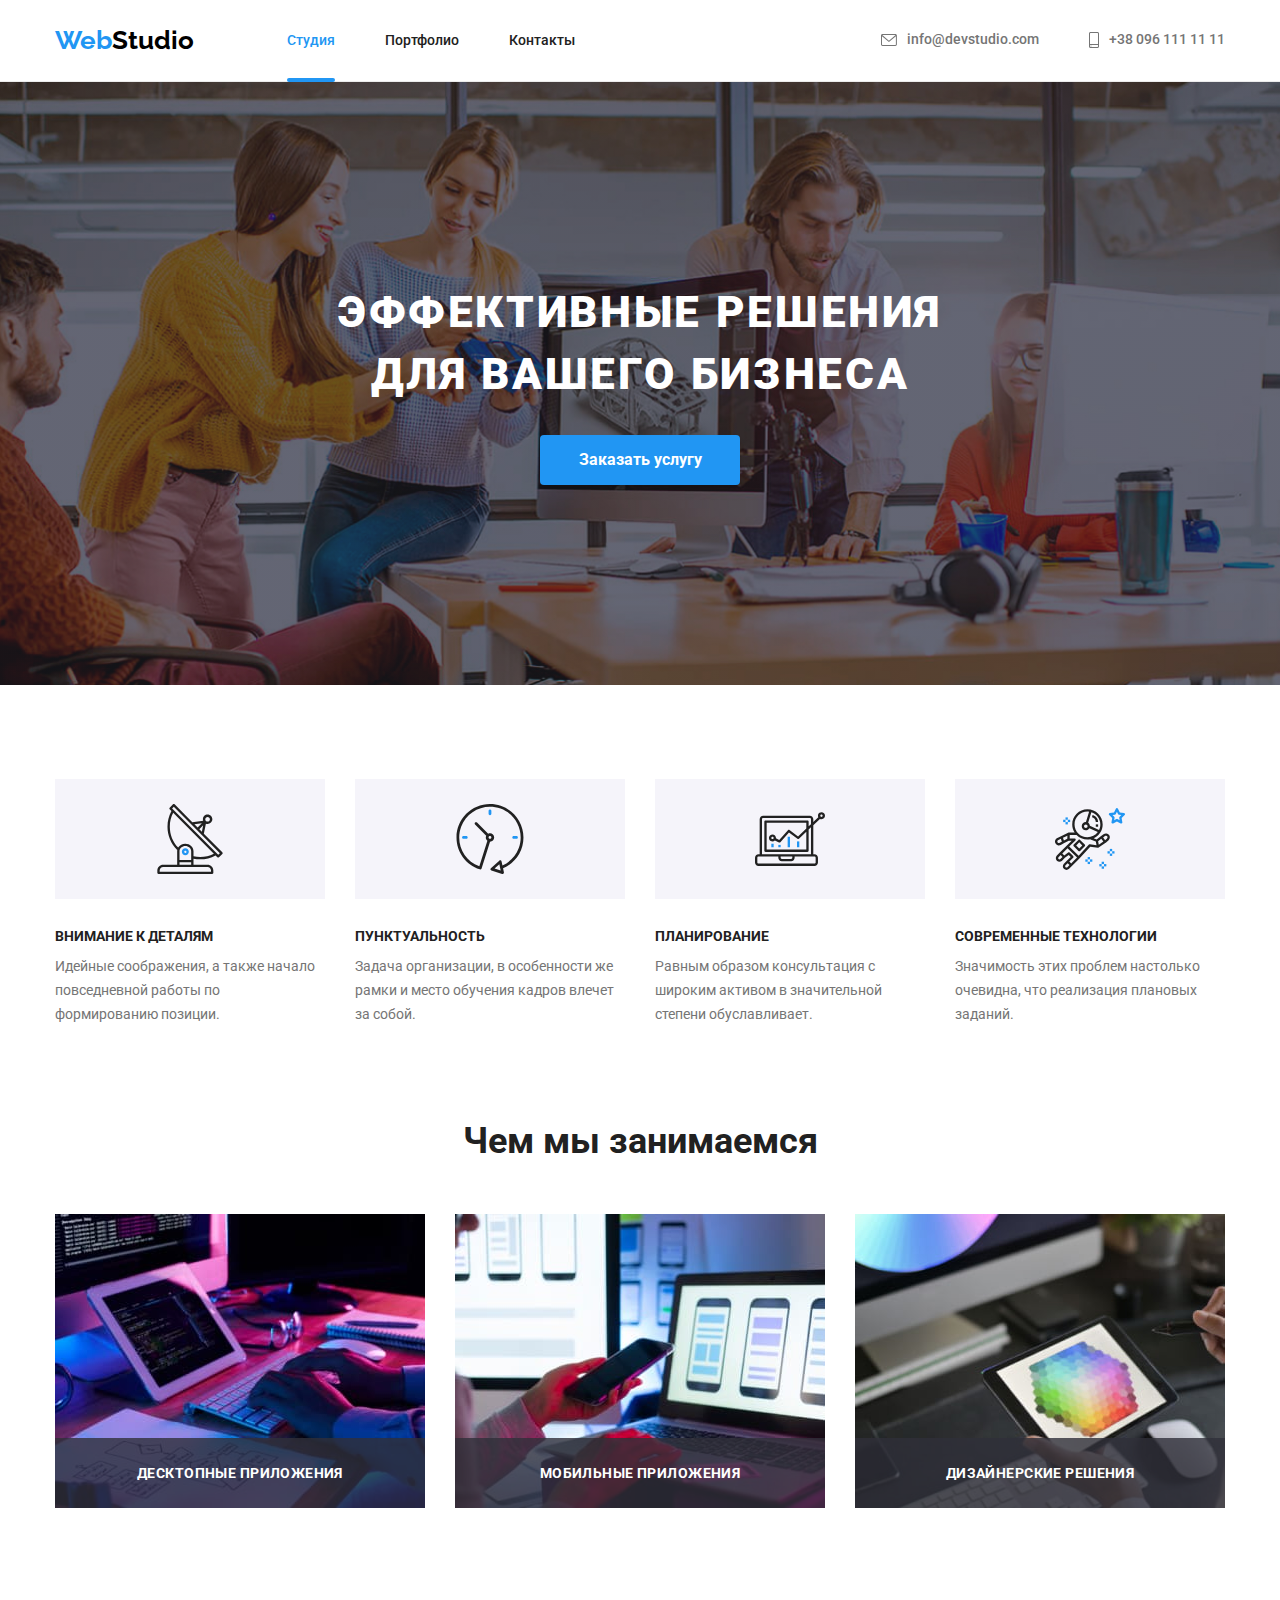
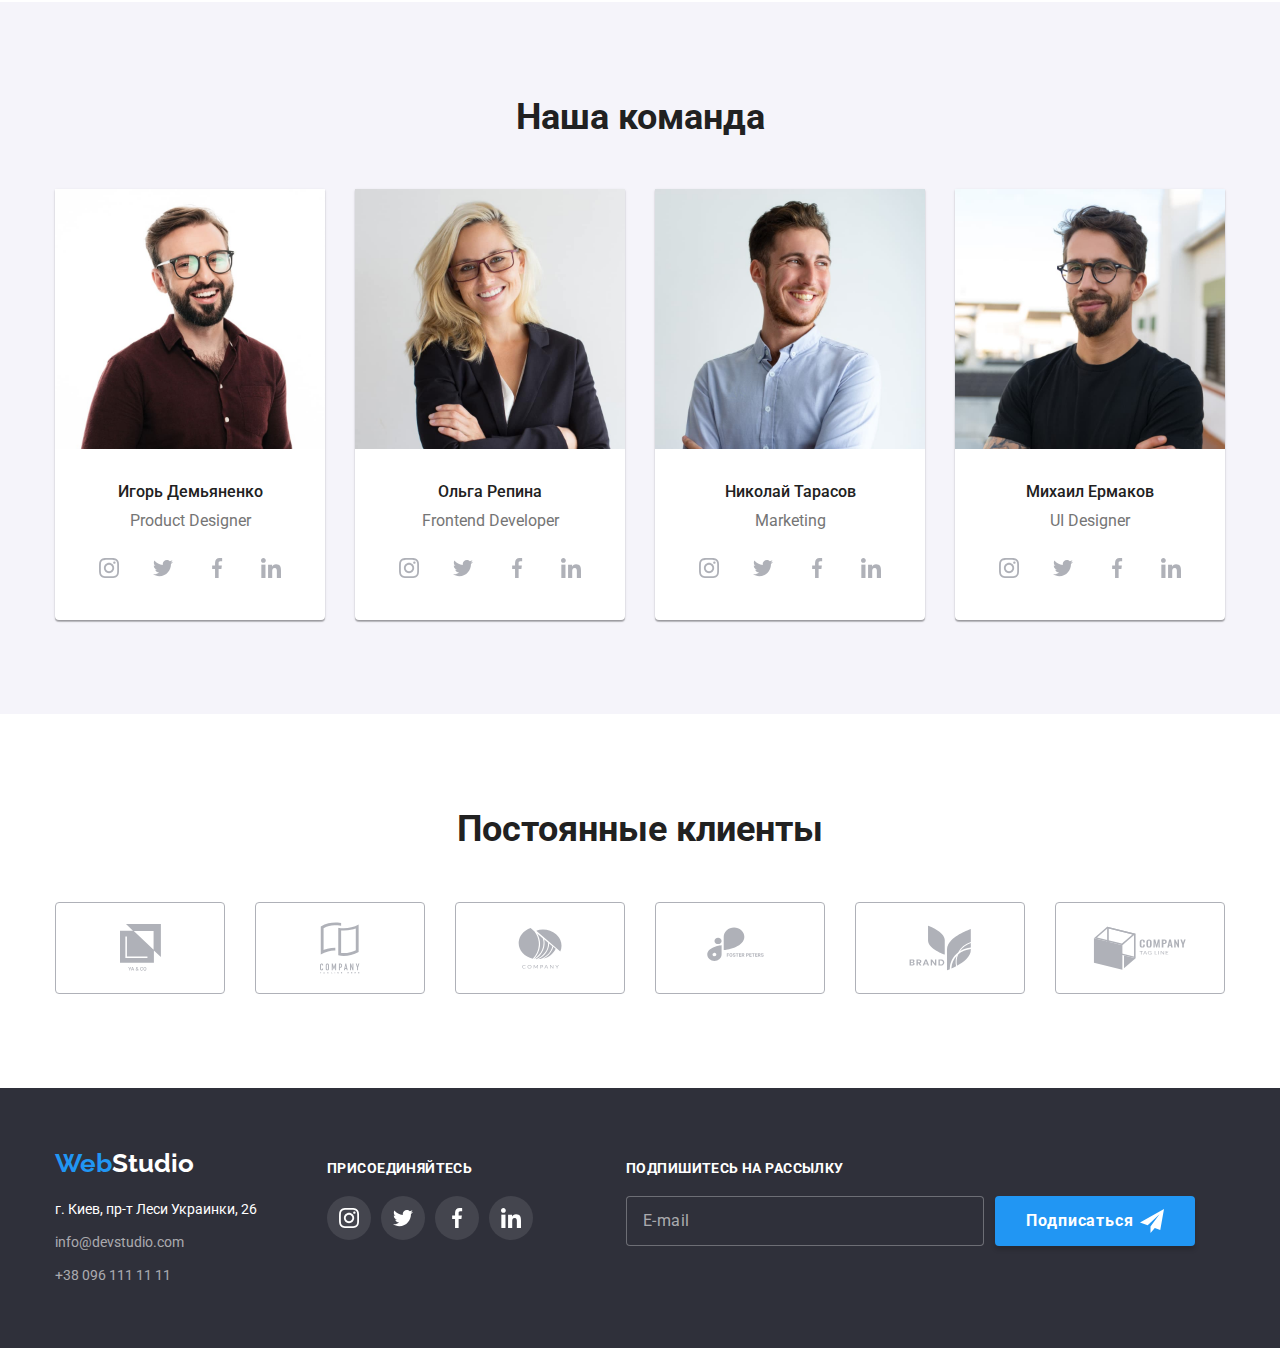
<file: index.html>
<!DOCTYPE html>
<html lang="ru">
  <head>
    <meta charset="UTF-8" />
    <meta http-equiv="X-UA-Compatible" content="IE=edge" />
    <meta name="viewport" content="width=device-width, initial-scale=1.0" />
    <title>студия</title>
    <link
      href="https://fonts.googleapis.com/css2?family=Raleway:wght@700&family=Roboto:wght@400;500;700;900&display=swap"
      rel="stylesheet"
    />
    <link
      rel="stylesheet"
      href="https://cdnjs.cloudflare.com/ajax/libs/modern-normalize/1.1.0/modern-normalize.min.css"
    />
    <link rel="stylesheet" href="./css/style.css" />
  </head>
  <body class="wrapper">
    <!-- шапка меню -->
    <header class="menu">
      <div class="container inner">
        <a href="index.html" class="menu-logo"
          ><span class="web">web</span><span class="letter">s</span>tudio</a
        >
        <nav class="submenu">
          <ul class="submenu list">
            <li class="submenu-item">
              <a href="index.html" class="link current">Студия</a>
            </li>
            <li class="submenu-item">
              <a href="portfolio.html" class="link">Портфолио</a>
            </li>
            <li class="submenu-item">
              <a href="#" class="link">Контакты</a></li>
          </ul>
        </nav>
        <div class="contacts">
          <a href="mailto:info@devstudio.com" class="mail">
            <svg class="icon">
              <use href="./images/symbol-defs.svg#envelope"></use>
            </svg>
            info@devstudio.com</a
          >
          <a href="tel:+380961111111" class="telephone">
            <svg class="icon">
              <use href="./images/symbol-defs.svg#smartphone"></use>
            </svg>
            +38 096 111 11 11</a
          >
        </div>
      </div>
    </header>
    <!-- основной контент -->
    <main class="content-box">
      <section class="hero section">
        <div class="container">
          <h1 class="master-header">эффективные решения для вашего бизнеса</h1>
          <button type="button" class="button" data-modal-open>Заказать услугу</button>
        </div>
      </section>
      <section class="singularity section">
        <div class="container">
          <h2 class="second-header visually-hidden">Особенности</h2>
          <ul class="singularity list">
            <li class="singularity-item">
              <div class="singularity-svg">
                <svg class="singularity-icon">
                  <use href="./images/symbol-defs.svg#antenna"></use>
                </svg>
              </div>
              <h3 class="singularity-header">Внимание к деталям</h3>
              <p class="singularity-text">
                Идейные соображения, а также начало повседневной работы по
                формированию позиции.
              </p>
            </li>
            <li class="singularity-item">
              <div class="singularity-svg">
                <svg class="singularity-icon">
                  <use href="./images/symbol-defs.svg#clock"></use>
                </svg>
              </div>
              <h3 class="singularity-header">Пунктуальность</h3>
              <p class="singularity-text">
                Задача организации, в особенности же рамки и место обучения
                кадров влечет за собой.
              </p>
            </li>
            <li class="singularity-item">
              <div class="singularity-svg">
                <svg class="singularity-icon">
                  <use href="./images/symbol-defs.svg#diagram"></use>
                </svg>
              </div>
              <h3 class="singularity-header">Планирование</h3>
              <p class="singularity-text">
                Равным образом консультация с широким активом в значительной
                степени обуславливает.
              </p>
            </li>
            <li class="singularity-item">
              <div class="singularity-svg">
                <svg class="singularity-icon">
                  <use href="./images/symbol-defs.svg#astronaut"></use>
                </svg>
              </div>
              <h3 class="singularity-header">Современные технологии</h3>
              <p class="singularity-text">
                Значимость этих проблем настолько очевидна, что реализация
                плановых заданий.
              </p>
            </li>
          </ul>
        </div>
      </section>
      <section class="direction section">
        <div class="container">
          <h2 class="second-header">Чем мы занимаемся</h2>
          <ul class="images list">
            <li class="images-item">
              <img
                class="image"
                src="./images/box1.jpg"
                alt="пишем код"
                height="294"
                width="370"
              />
              <div class="image-description">
                <p class="image-text">Десктопные приложения</p>
              </div>
            </li>
            <li class="images-item">
              <img
                class="image"
                src="./images/box2.jpg"
                alt="тестируем продукт"
                height="294"
                width="370"
              />
              <div class="image-description">
                <p class="image-text">Мобильные приложения</p>
              </div>
            </li>
            <li class="images-item">
              <img
                class="image"
                src="./images/box3.jpg"
                alt="создаем дизайн"
                height="294"
                width="370"
              />
              <div class="image-description">
                <p class="image-text">Дизайнерские решения</p>
              </div>
            </li>
          </ul>
        </div>
      </section>
      <section class="team section">
        <div class="container">
          <h2 class="second-header">Наша команда</h2>
          <ul class="card list">
            <li class="card-item">
              <img
                src="./images/img1.jpg"
                alt="фото дизайнера"
                height="260"
                width="270"
              />
              <div class="description">
                <h3 class="name">Игорь Демьяненко</h3>
                <p class="job-title">Product Designer</p>
                <ul class="social list">
                  <li class="social-item"><a class="social-link" href="#">
                    <svg class="social-icon">
                      <use href="./images/symbol-defs.svg#instagram"></use>
                    </svg>
                  </a></li>
                  <li class="social-item"><a class="social-link" href="#">
                    <svg class="social-icon">
                      <use href="./images/symbol-defs.svg#twitter"></use>
                    </svg>
                  </a></li>
                  <li class="social-item"><a class="social-link" href="#">
                    <svg class="social-icon">
                      <use href="./images/symbol-defs.svg#facebook"></use>
                    </svg>
                  </a></li>
                  <li class="social-item"><a class="social-link" href="#">
                    <svg class="social-icon">
                      <use href="./images/symbol-defs.svg#linkedin"></use>
                    </svg>
                  </a></li>
                </ul>
              </div>
            </li>
            <li class="card-item">
              <img
                src="./images/img2.jpg"
                alt=" фото разработчика"
                height="260"
                width="270"
              />
              <div class="description">
                <h3 class="name">Ольга Репина</h3>
                <p class="job-title">Frontend Developer</p>
                <ul class="social list">
                  <li class="social-item"><a class="social-link" href="#">
                      <svg class="social-icon">
                        <use href="./images/symbol-defs.svg#instagram"></use>
                      </svg>
                    </a></li>
                  <li class="social-item"><a class="social-link" href="#">
                      <svg class="social-icon">
                        <use href="./images/symbol-defs.svg#twitter"></use>
                      </svg>
                    </a></li>
                  <li class="social-item"><a class="social-link" href="#">
                      <svg class="social-icon">
                        <use href="./images/symbol-defs.svg#facebook"></use>
                      </svg>
                    </a></li>
                  <li class="social-item"><a class="social-link" href="#">
                      <svg class="social-icon">
                        <use href="./images/symbol-defs.svg#linkedin"></use>
                      </svg>
                    </a></li>
                </ul>
              </div>
            </li>
            <li class="card-item">
              <img
                src="./images/img3.jpg"
                alt="фото маркетолога"
                height="260"
                width="270"
              />
              <div class="description">
                <h3 class="name">Николай Тарасов</h3>
                <p class="job-title">Marketing</p>
                <ul class="social list">
                  <li class="social-item"><a class="social-link" href="#">
                      <svg class="social-icon">
                        <use href="./images/symbol-defs.svg#instagram"></use>
                      </svg>
                    </a></li>
                  <li class="social-item"><a class="social-link" href="#">
                      <svg class="social-icon">
                        <use href="./images/symbol-defs.svg#twitter"></use>
                      </svg>
                    </a></li>
                  <li class="social-item"><a class="social-link" href="#">
                      <svg class="social-icon">
                        <use href="./images/symbol-defs.svg#facebook"></use>
                      </svg>
                    </a></li>
                  <li class="social-item"><a class="social-link" href="#">
                      <svg class="social-icon">
                        <use href="./images/symbol-defs.svg#linkedin"></use>
                      </svg>
                    </a></li>
                </ul>
              </div>
            </li>
            <li class="card-item">
              <img
                src="./images/img4.jpg"
                alt="фото дизайнера"
                height="260"
                width="270"
              />
              <div class="description">
                <h3 class="name">Михаил Ермаков</h3>
                <p class="job-title">UI Designer</p>
                <ul class="social list">
                  <li class="social-item"><a class="social-link" href="#">
                      <svg class="social-icon">
                        <use href="./images/symbol-defs.svg#instagram"></use>
                      </svg>
                    </a></li>
                  <li class="social-item"><a class="social-link" href="#">
                      <svg class="social-icon">
                        <use href="./images/symbol-defs.svg#twitter"></use>
                      </svg>
                    </a></li>
                  <li class="social-item"><a class="social-link" href="#">
                      <svg class="social-icon">
                        <use href="./images/symbol-defs.svg#facebook"></use>
                      </svg>
                    </a></li>
                  <li class="social-item"><a class="social-link" href="#">
                      <svg class="social-icon">
                        <use href="./images/symbol-defs.svg#linkedin"></use>
                      </svg>
                    </a></li>
                </ul>
              </div>
            </li>
          </ul>
        </div>
      </section>
      <section class="clients section">
        <div class="container">
          <h2 class="second-header">Постоянные клиенты</h2>
          <ul class="clients-list list">
            <li class="clients-item"><a class="clients-link" href="#">
              <svg class="clients-icon" width="41" height="47">
                <use href="./images/symbol-defs.svg#group1"></use>
              </svg>
            </a></li>
            <li class="clients-item"><a class="clients-link" href="#">
              <svg class="clients-icon" width="40" height="52">
                <use href="./images/symbol-defs.svg#group2"></use>
              </svg>
            </a></li>
            <li class="clients-item"><a class="clients-link" href="#">
              <svg class="clients-icon" width="44" height="42">
                <use href="./images/symbol-defs.svg#group3"></use>
              </svg>
            </a></li>
            <li class="clients-item"><a class="clients-link" href="#">
              <svg class="clients-icon" width="85" height="41">
                <use href="./images/symbol-defs.svg#group4"></use>
              </svg>
            </a></li>
            <li class="clients-item"><a class="clients-link" href="#">
              <svg class="clients-icon" width="63" height="46">
                <use href="./images/symbol-defs.svg#group5"></use>
              </svg>
            </a></li>
            <li class="clients-item"><a class="clients-link" href="#">
              <svg class="clients-icon" width="94" height="44">
                <use href="./images/symbol-defs.svg#group6"></use>
              </svg>
            </a></li>
          </ul>
        </div>
      </section>
    </main>
    <!-- подвал -->
    <footer class="footer">
      <div class="container">
        <div class="footer-contacts">
          <a href="index.html" class="menu-logo"><span class="web">web</span><span class="letter">s</span>tudio</a>
          <address class="location">
            <p class="address-location">г. Киев, пр-т Леси Украинки, 26</p>
            <a href="mailto:info@devstudio.com" class="mail">info@devstudio.com</a>
            <a href="tel:+380961111111" class="telephone">+38 096 111 11 11</a>
          </address>
        </div>
        <div class="footer-social">
          <h2 class="footer-header">присоединяйтесь</h2>
          <ul class="social list">
            <li class="social-item"><a class="social-link" href="#">
                <svg class="social-icon">
                  <use href="./images/symbol-defs.svg#instagram"></use>
                </svg>
              </a></li>
            <li class="social-item"><a class="social-link" href="#">
                <svg class="social-icon">
                  <use href="./images/symbol-defs.svg#twitter"></use>
                </svg>
              </a></li>
            <li class="social-item"><a class="social-link" href="#">
                <svg class="social-icon">
                  <use href="./images/symbol-defs.svg#facebook"></use>
                </svg>
              </a></li>
            <li class="social-item"><a class="social-link" href="#">
                <svg class="social-icon">
                  <use href="./images/symbol-defs.svg#linkedin"></use>
                </svg>
              </a></li>
          </ul>
        </div>
          <form class="form" mane="subscribe">
            <label class="form-label" for="user_еmail">Подпишитесь на рассылку</label>
            <input class="email" type="email" placeholder="E-mail" id="user_еmail" name="footer-mail"/>
            <button class="form-btn" type="submit">Подписаться</button>
          </form>
      </div>
    </footer>
    <!-- modal -->
    <div class="backdrop is-hidden" data-modal>
      <div class="modal">
        <button class="modal-btn" data-modal-close>
          <svg class="btn-icon" width="11" height="11">
            <use href="./images/symbol-defs.svg#cross"></use>
          </svg>
        </button>
        <div class="modal-wrapper">
          <form class="form-wrapper">
            <p class="modal-text">Оставьте свои данные, мы вам перезвоним</p>
            <label class="marker" for="user_name">Имя</label>
            <div class="form-field">
              <input class="field" type="name" id="user_name" name="user_name"/>
              <svg class="form-icon" width="12" height="12">
                <use href="./images/symbol-defs.svg#men"></use>
              </svg>
            </div>
            <label class="marker" for="user_tel">Телефон</label>
            <div class="form-field">
              <input class="field" type="tel" id="user_tel" name="user_tel"/>
              <svg class="form-icon" width="13" height="13">
                <use href="./images/symbol-defs.svg#tel"></use>
              </svg>
            </div>
            <label class="marker" for="user_mail">Почта</label>
            <div class="form-field">
              <input class="field" type="email" id="user_mail" name="user_mail"/>
              <svg class="form-icon" width="15" height="12">
                <use href="./images/symbol-defs.svg#mail"></use>
              </svg>
            </div>
            <div class="comment">
              <ladel class="marker-comment">Комментарий</ladel>
              <textarea class="field-comment" placeholder="Введите текст"></textarea>
            </div>
            <div class="agreement">
              <input type="checkbox" id="user_mark" name="user_mark" class="agreement-input visually-hidden">
              <label for="user_mark" class="marker-name">
                <span class="checkbox-icon">
                  <svg class="item-icon" width="16" height="15">
                    <use href="./images/symbol-defs.svg#icon-check"></use>
                  </svg>
                </span>
                Соглашаюсь с рассылкой и принимаю</label>
              <a href="#" class="marker-link">Условия договора</a>
            </div>
            <button type="submit" class="btn">Отправить</button>
          </form>
        </div>
      </div>  
    </div>
    <script src="./js/modal.js"></script>
  </body>
</html>
</file>
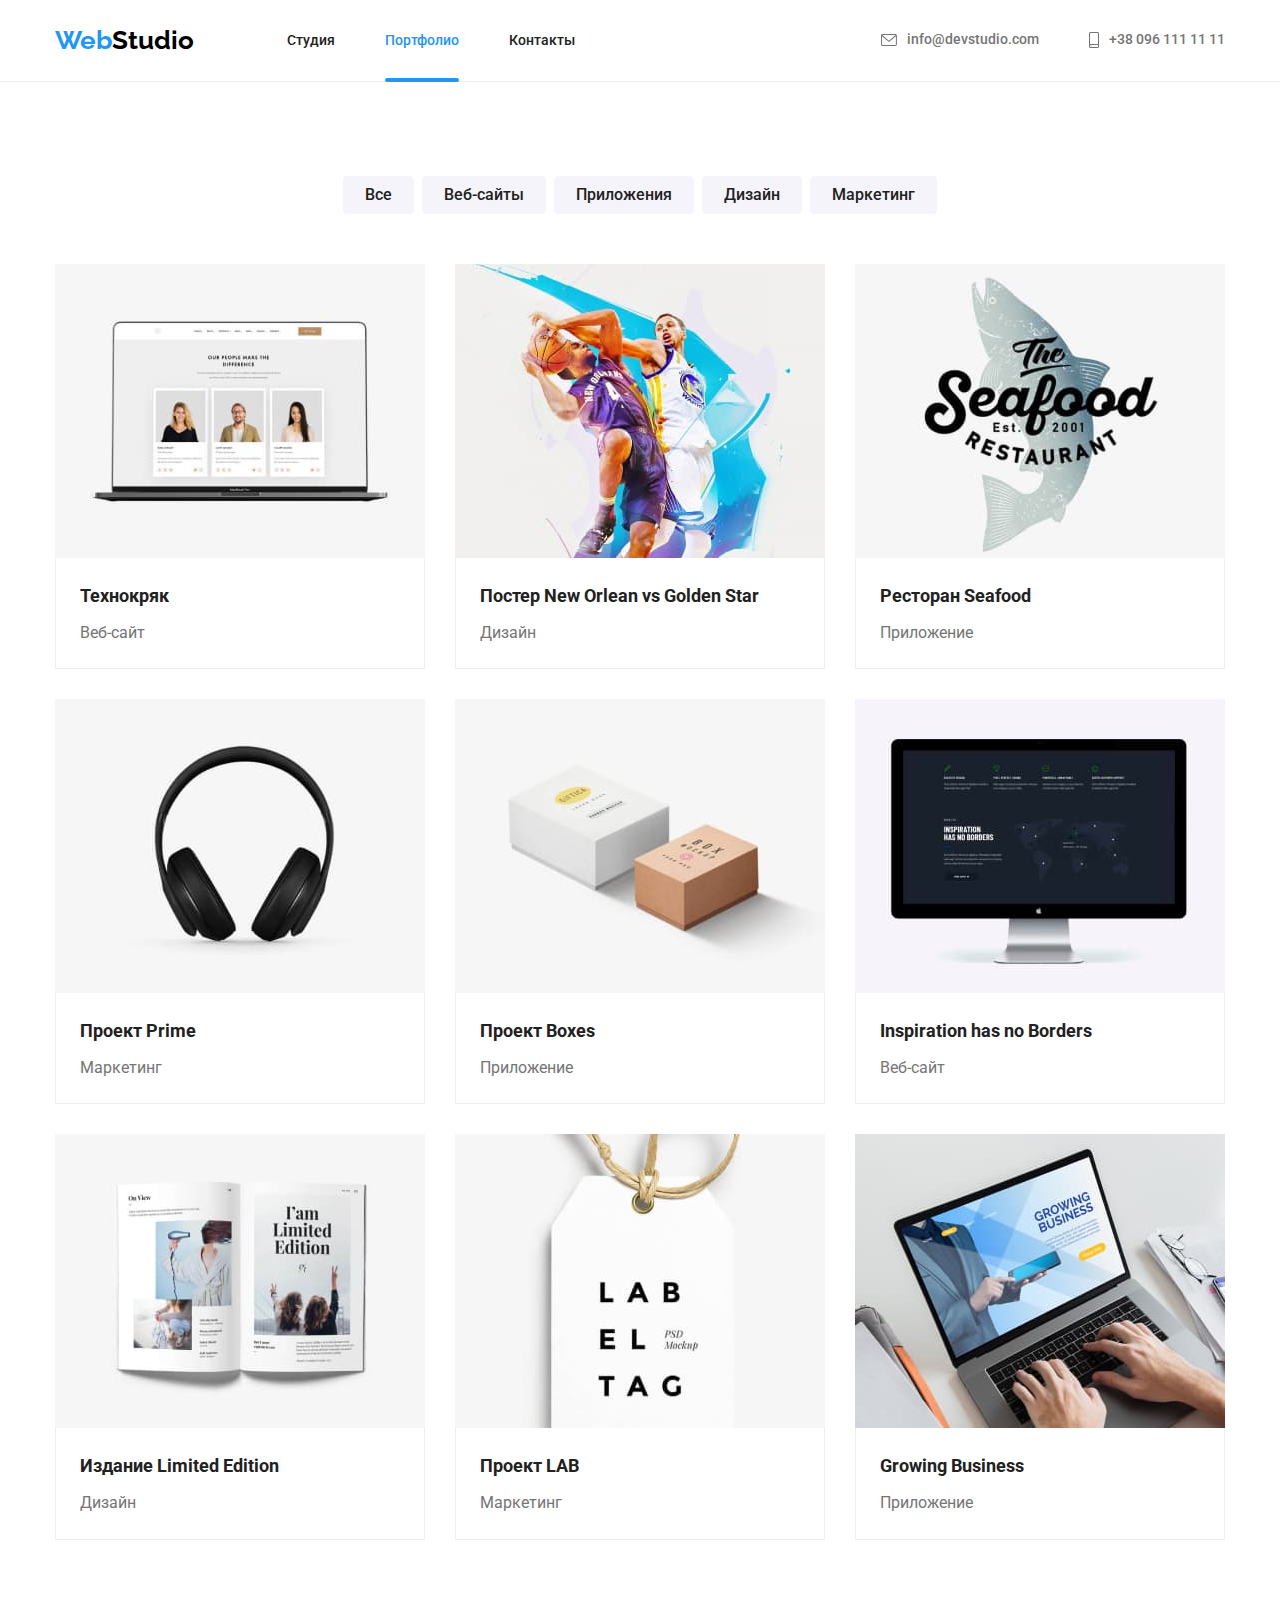
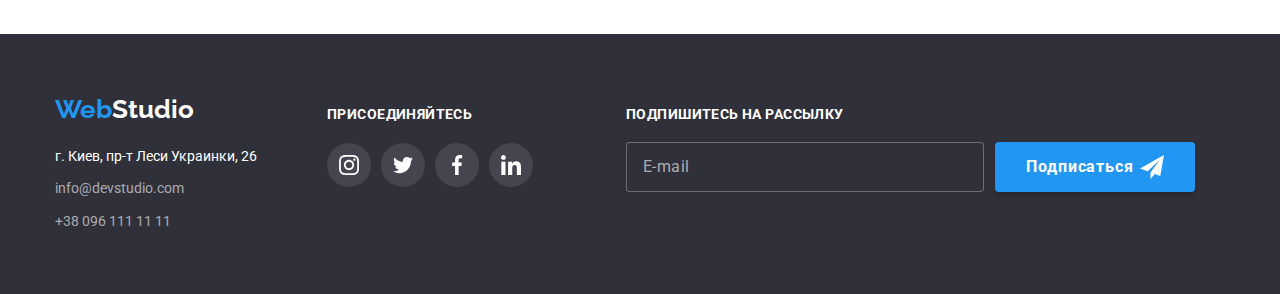
<file: portfolio.html>
<!DOCTYPE html>
<html lang="ru">
  <head>
    <meta charset="UTF-8" />
    <meta http-equiv="X-UA-Compatible" content="IE=edge" />
    <meta name="viewport" content="width=device-width, initial-scale=1.0" />
    <title>портфолио</title>
    <link
      href="https://fonts.googleapis.com/css2?family=Raleway:wght@700&family=Roboto:wght@400;500;700;900&display=swap"
      rel="stylesheet"
    />
    <link
      rel="stylesheet"
      href="https://cdnjs.cloudflare.com/ajax/libs/modern-normalize/1.1.0/modern-normalize.min.css"
    />
    <link rel="stylesheet" href="./css/style.css" />
  </head>

  <body class="wrapper">
    <!-- шапка меню -->
    <header class="menu">
      <div class="container inner">
        <a href="index.html" class="menu-logo"
          ><span class="web">web</span><span class="letter">s</span>tudio</a
        >
        <nav class="submenu">
          <ul class="submenu list">
            <li class="submenu-item"><a href="index.html" class="link">Студия</a></li>
            <li class="submenu-item"><a href="portfolio.html" class="link current">Портфолио</a></li>
            <li class="submenu-item"><a href="#" class="link">Контакты</a></li>
          </ul>
        </nav>
        <div class="contacts">
          <a href="mailto:info@devstudio.com" class="mail">
            <svg class="icon">
              <use href="./images/symbol-defs.svg#envelope"></use>
            </svg>
            info@devstudio.com</a>
          <a href="tel:+380961111111" class="telephone">
            <svg class="icon">
              <use href="./images/symbol-defs.svg#smartphone"></use>
            </svg>
            +38 096 111 11 11</a>
        </div>
      </div>
    </header>
    <!-- основной контент -->
    <main class="content-box">
      <section class="portfolio section">
        <div class="container">
          <h1 class="header-portfolio visually-hidden">Портфолио</h1>
          <ul class="filter list">
            <li class="filter-item"><button class="item" type="button">Все</button></li>
            <li class="filter-item"><button class="item" type="button">Веб-сайты</button></li>
            <li class="filter-item"><button class="item" type="button">Приложения</button></li>
            <li class="filter-item"><button class="item" type="button">Дизайн</button></li>
            <li class="filter-item"><button class="item" type="button">Маркетинг</button></li>
          </ul>
          <ul class="portfolio list">
            <li class="portfolio-item">
              <a class="portfolio-link" href="#">
                <div class="portfolio-box">
                  <img class="image" src="./images/img1.1.jpg" alt="ноутбук с сайтом" height="294" width="370" />
                  <div class="box">
                    <p class="portfolio-text">Технокряк это современная площадка распространения коронавируса. Компании используют эту
                      платформу для цифрового
                      шпионажа и атак на защищённые сервера конкурентов.</p>
                  </div>
                </div>
                <div class="item-description">
                  <h2 class="item-header">Технокряк</h2>
                  <p class="item-text">Веб-сайт</p>
                </div>
              </a>
            </li>
            <li class="portfolio-item">
              <a class="portfolio-link" href="#">
                <div class="portfolio-box">
                  <img class="image" src="./images/img1.2.jpg" alt="баскетболсты" height="294" width="370" />
                  <div class="box">
                    <p class="portfolio-text">Технокряк это современная площадка распространения коронавируса. Компании используют эту
                      платформу для цифрового
                      шпионажа и атак на защищённые сервера конкурентов.</p>
                  </div>
                </div>
                <div class="item-description">
                  <h2 class="item-header">Постер New Orlean vs Golden Star</h2>
                  <p class="item-text">Дизайн</p>
                </div>
              </a>
            </li>
            <li class="portfolio-item">
              <a class="portfolio-link" href="#">
                <div class="portfolio-box">
                  <img class="image" src="./images/img1.3.jpg" alt="эмблема ресторана с рыбой" height="294" width="370" />
                  <div class="box">
                    <p class="portfolio-text">Технокряк это современная площадка распространения коронавируса. Компании используют эту
                      платформу для цифрового
                      шпионажа и атак на защищённые сервера конкурентов.</p>
                  </div>
                </div>
                <div class="item-description">
                  <h2 class="item-header">Ресторан Seafood</h2>
                  <p class="item-text">Приложение</p>
                </div>
              </a>
            </li>
            <li class="portfolio-item">
              <a class="portfolio-link" href="#">
                <div class="portfolio-box">
                  <img class="image" src="./images/img1.4.jpg" alt="наушники" height="294" width="370" />
                  <div class="box">
                    <p class="portfolio-text">Технокряк это современная площадка распространения коронавируса. Компании используют эту
                      платформу для цифрового
                      шпионажа и атак на защищённые сервера конкурентов.</p>
                  </div>
                </div>
                <div class="item-description">
                  <h2 class="item-header">Проект Prime</h2>
                  <p class="item-text">Маркетинг</p>
                </div>
              </a>
            </li>
            <li class="portfolio-item">
              <a class="portfolio-link" href="#">
                <div class="portfolio-box">
                  <img class="image" src="./images/img1.5.jpg" alt="коробки" height="294" width="370" />
                  <div class="box">
                    <p class="portfolio-text">Технокряк это современная площадка распространения коронавируса. Компании используют эту
                      платформу для цифрового
                      шпионажа и атак на защищённые сервера конкурентов.</p>
                  </div>
                </div>
                <div class="item-description">
                  <h2 class="item-header">Проект Boxes</h2>
                  <p class="item-text">Приложение</p>
                </div>
              </a>
            </li>
            <li class="portfolio-item">
              <a class="portfolio-link" href="#">
                <div class="portfolio-box">
                  <img class="image" src="./images/img1.6.jpg" alt="компьютер" height="294" width="370" />
                  <div class="box">
                    <p class="portfolio-text">Технокряк это современная площадка распространения коронавируса. Компании используют эту
                      платформу для цифрового
                      шпионажа и атак на защищённые сервера конкурентов.</p>
                  </div>
                </div>
                <div class="item-description">
                  <h2 class="item-header">Inspiration has no Borders</h2>
                  <p class="item-text">Веб-сайт</p>
                </div>
              </a>
            </li>
            <li class="portfolio-item">
              <a class="portfolio-link" href="#">
                <div class="portfolio-box">
                  <img class="image" src="./images/img1.7.jpg" alt="книга" height="294" width="370" />
                  <div class="box">
                    <p class="portfolio-text">Технокряк это современная площадка распространения коронавируса. Компании используют эту
                      платформу для цифрового
                      шпионажа и атак на защищённые сервера конкурентов.</p>
                  </div>
                </div>
                <div class="item-description">
                  <h2 class="item-header">Издание Limited Edition</h2>
                  <p class="item-text">Дизайн</p>
                </div>
              </a>
            </li>
            <li class="portfolio-item">
              <a class="portfolio-link" href="#">
                <div class="portfolio-box">
                  <img class="image" src="./images/img1.8.jpg" alt="бирка" height="294" width="370" />
                  <div class="box">
                    <p class="portfolio-text">Технокряк это современная площадка распространения коронавируса. Компании используют эту
                      платформу для цифрового
                      шпионажа и атак на защищённые сервера конкурентов.</p>
                  </div>
                </div>
                <div class="item-description">
                  <h2 class="item-header">Проект LAB</h2>
                  <p class="item-text">Маркетинг</p>
                </div>
              </a>
            </li>
            <li class="portfolio-item">
              <a class="portfolio-link" href="#">
                <div class="portfolio-box">
                  <img class="image" src="./images/img1.9.jpg" alt="ноутбук" height="294" width="370" />
                  <div class="box">
                    <p class="portfolio-text">Технокряк это современная площадка распространения коронавируса. Компании используют эту
                      платформу для цифрового
                      шпионажа и атак на защищённые сервера конкурентов.</p>
                  </div>
                </div>
                <div class="item-description">
                  <h2 class="item-header">Growing Business</h2>
                  <p class="item-text">Приложение</p>
                </div>
              </a>
            </li>
          </ul>
        </div>
      </section>
    </main>
    <!-- подвал -->
    <footer class="footer">
      <div class="container">
        <div class="footer-contacts">
          <a href="index.html" class="menu-logo"><span class="web">web</span><span class="letter">s</span>tudio</a>
          <address class="location">
            <p class="address-location">г. Киев, пр-т Леси Украинки, 26</p>
            <a href="mailto:info@devstudio.com" class="mail">info@devstudio.com</a>
            <a href="tel:+380961111111" class="telephone">+38 096 111 11 11</a>
          </address>
        </div>
        <div class="footer-social">
          <h2 class="footer-header">присоединяйтесь</h2>
          <ul class="social list">
            <li class="social-item"><a class="social-link" href="#">
                <svg class="social-icon">
                  <use href="./images/symbol-defs.svg#instagram"></use>
                </svg>
              </a></li>
            <li class="social-item"><a class="social-link" href="#">
                <svg class="social-icon">
                  <use href="./images/symbol-defs.svg#twitter"></use>
                </svg>
              </a></li>
            <li class="social-item"><a class="social-link" href="#">
                <svg class="social-icon">
                  <use href="./images/symbol-defs.svg#facebook"></use>
                </svg>
              </a></li>
            <li class="social-item"><a class="social-link" href="#">
                <svg class="social-icon">
                  <use href="./images/symbol-defs.svg#linkedin"></use>
                </svg>
              </a></li>
          </ul>
        </div>
        <form class="form" mane="subscribe">
          <label class="form-label" for="user_еmail">Подпишитесь на рассылку</label>
          <input class="email" type="email" placeholder="E-mail" id="user_еmail" />
          <button class="form-btn" type="submit">Подписаться</button>
        </form>
      </div>
    </footer>
  </body>
</html>
</file>
<file: css/style.css>
/* переменые css */
:root {
  --primary-color: #2196f3;
  --header-text-color: #212121;
  --primary-text-color: #757575;
  --auxiliary-color: #ffffff;
  --secondary-text-alfa: rgba(255, 255, 255, 0.6);
  --primary-bg-color: #2f303a;
  --secondary-bg-color: #f5f4fa;
  --bg-color-hero: #c4c4c4;
  --logo-color: #000000;
  --primary-icon-color: #afb1b8;
}
.section {
  padding-top: 94px;
  padding-bottom: 94px;
}
.container {
  width: 1200px;
  margin-left: auto;
  margin-right: auto;
  padding-left: 15px;
  padding-right: 15px;
}
h1,
h2,
h3,
p {
  margin: 0;
}
.list {
  display: flex;
  list-style: none;
  margin: 0;
  padding: 0;
}
.second-header {
  margin-bottom: 50px;
  color: var(--header-text-color);
  font-weight: 700;
  font-size: 36px;
  line-height: 1.2;
  text-align: center;
}
.visually-hidden {
  position: absolute;
  width: 1px;
  height: 1px;
  margin: -1px;
  padding: 0;
  overflow: hidden;
  border: 0;
  clip: rect(0 0 0 0);
}
/* body */
.wrapper {
  font-family: roboto, sans-serif;
  font-weight: 400;
  font-size: 14px;
  color: var(--primary-text-color);
}
/* header */
.menu {
  padding-top: 25px;
  padding-bottom: 25px;
  border-bottom: 1px solid #ececec;
}
.inner {
  display: flex;
  align-items: center;
}
/* logo */
.menu-logo {
  margin-right: 93px;
  text-decoration: none;
  color: var(--logo-color);
  font-family: raleway, sans-serif;
  font-weight: 700;
  font-size: 26px;
  line-height: 1.19;
}
.web {
  text-transform: capitalize;
  color: var(--primary-color);
}
.letter {
  text-transform: uppercase;
}
/* nav */
.submenu-item {
  margin-right: 50px;
}
.submenu-item:last-child {
  margin-right: 0;
}
.link {
  position: relative;
  text-decoration: none;
  color: var(--header-text-color);
  font-weight: 500;
  line-height: 1.14;
  transition: 250ms cubic-bezier(0.4, 0, 0.2, 1);
}
.link:hover,
.link:focus {
  transition: 250ms cubic-bezier(0.4, 0, 0.2, 1);
  color: var(--primary-color);
}
.current {
  color: var(--primary-color);
}
.current::after {
  content: "";
  display: block;
  position: absolute;
  width: 100%;
  height: 4px;
  border-radius: 2px;
  background-color: var(--primary-color);
  margin-top: 29px;
  transition: 250ms cubic-bezier(0.4, 0, 0.2, 1);
}
.contacts {
  display: flex;
  align-items: center;
  margin-left: auto;
}
.mail {
  margin-right: 50px;
}
.contacts .mail,
.contacts .telephone {
  display: inline-flex;
  align-items: center;
  text-decoration: none;
  color: var(--primary-text-color);
  font-weight: 500;
  line-height: 1.14;
  transition: 250ms cubic-bezier(0.4, 0, 0.2, 1);
}
.contacts .mail:hover,
.contacts .mail:focus,
.contacts .telephone:hover,
.contacts .telephone:focus {
  transition: 250ms cubic-bezier(0.4, 0, 0.2, 1);
  color: var(--primary-color);
}
.icon {
  width: 16px;
  height: 12px;
  margin-right: 10px;
  transition: 250ms cubic-bezier(0.4, 0, 0.2, 1);
  fill: var(--primary-text-color);
}
.telephone .icon {
  width: 10px;
  height: 16px;
}
.contacts .mail:hover .icon,
.contacts .mail:focus .icon,
.contacts .telephone:hover .icon,
.contacts .telephone:focus .icon {
  transition: 250ms cubic-bezier(0.4, 0, 0.2, 1);
  fill: var(--primary-color);
}

/* hero */
.hero {
  padding-top: 200px;
  padding-bottom: 200px;
  background-color: var(--bg-color-hero);
  background-image: linear-gradient(
      to right,
      rgba(47, 48, 58, 0.4),
      rgba(47, 48, 58, 0.4)
    ),
    url(../images/background-Img.jpg);
  background-repeat: no-repeat;
  background-size: cover;
  background-position: center;
}
.hero .container {
  text-align: center;
}
.master-header {
  margin-left: auto;
  margin-right: auto;
  margin-bottom: 30px;
  width: 696px;
  color: var(--auxiliary-color);
  font-weight: 900;
  font-size: 44px;
  line-height: 1.4;
  letter-spacing: 0.06em;
  text-transform: uppercase;
}
.button {
  width: 200px;
  height: 50px;
  padding: 0;
  box-shadow: 0px 4px 4px rgba(0, 0, 0, 0.15);
  border: none;
  border-radius: 4px;
  color: var(--auxiliary-color);
  background-color: var(--primary-color);
  font-weight: 700;
  font-size: 16px;
  line-height: 1.9;
  cursor: pointer;
}
/* singularity */
.singularity {
  justify-content: space-between;
}
.singularity-svg {
  display: flex;
  justify-content: center;
  align-items: center;
  width: 270px;
  height: 120px;
  margin-bottom: 30px;
  background-color: var(--secondary-bg-color);
}
.singularity-icon {
  width: 70px;
  height: 70px;
}
.singularity-item {
  width: calc((100% - 90px) / 4);
}
.singularity-header {
  margin-bottom: 10px;
  color: var(--header-text-color);
  font-weight: 700;
  font-size: 14px;
  line-height: 1.14;
  text-transform: uppercase;
}
.singularity-text {
  line-height: 1.7;
}
/* direction */
.direction {
  padding-top: 0px;
}
.images {
  justify-content: space-between;
}
.images-item {
  position: relative;
  width: calc((100% - 60px) / 3);
}
.image {
  display: block;
}
.image-description {
  position: absolute;
  display: inline-block;
  left: 0;
  bottom: 0;
  width: 100%;
  height: 70px;
  background-color: rgba(47, 48, 58, 0.8);
  text-align: center;
  padding: 27px 0;
}
.image-text {
  font-weight: 700;
  font-size: 14px;
  line-height: 1.2;
  letter-spacing: 0.03em;
  text-transform: uppercase;
  color: var(--auxiliary-color);
}
/* team */
.team {
  background-color: var(--secondary-bg-color);
}
.card {
  justify-content: space-between;
}
.card-item {
  width: calc((100% - 90px) / 4);
  box-shadow: 0px 1px 3px rgba(0, 0, 0, 0.12), 0px 1px 1px rgba(0, 0, 0, 0.14),
    0px 2px 1px rgba(0, 0, 0, 0.2);
  border-radius: 0px 0px 4px 4px;
  background-color: var(--auxiliary-color);
}
.description {
  text-align: center;
  padding: 30px 32px;
}
.name {
  margin-bottom: 10px;
  color: var(--header-text-color);
  font-weight: 500;
  font-size: 16px;
  line-height: 1.2;
}
.job-title {
  font-size: 16px;
  line-height: 1.2;
  margin-bottom: 16px;
}
.social {
  justify-content: space-between;
}
.social-link {
  display: inline-flex;
  width: 44px;
  height: 44px;
  justify-content: center;
  align-items: center;
  border-radius: 50%;
  transition: 250ms cubic-bezier(0.4, 0, 0.2, 1);
}
.social-link:hover,
.social-link:focus {
  transition: 250ms cubic-bezier(0.4, 0, 0.2, 1);
  background-color: var(--primary-color);
}
.social-icon {
  width: 20px;
  height: 20px;
  fill: var(--primary-icon-color);
  transition: 250ms cubic-bezier(0.4, 0, 0.2, 1);
}
.social-link:hover .social-icon,
.social-link:focus .social-icon {
  fill: var(--auxiliary-color);
  transition: 250ms cubic-bezier(0.4, 0, 0.2, 1);
}
/* portfolio filter */
.filter {
  justify-content: center;
  margin-bottom: 50px;
}
.filter-item {
  margin-right: 8px;
}
.filter-item:last-child {
  margin-right: 0;
}
.item {
  padding: 6px 22px;
  border: none;
  border-radius: 4px;
  background-color: var(--secondary-bg-color);
  color: var(--header-text-color);
  font-family: inherit;
  font-weight: 500;
  font-size: 16px;
  line-height: 1.6;
  cursor: pointer;
  transition: 250ms cubic-bezier(0.4, 0, 0.2, 1);
}
.item:hover,
.item:focus {
  background-color: var(--primary-color);
  color: var(--auxiliary-color);
  box-shadow: 0px 3px 1px rgba(0, 0, 0, 0.1), 0px 1px 2px rgba(0, 0, 0, 0.08),
    0px 2px 2px rgba(0, 0, 0, 0.12);
  transition: 250ms cubic-bezier(0.4, 0, 0.2, 1);
}
.portfolio {
  flex-wrap: wrap;
}
.portfolio-item {
  width: 370px;
  margin-right: 30px;
  margin-bottom: 30px;
  transition: 250ms cubic-bezier(0.4, 0, 0.2, 1);
}
.portfolio-item:nth-child(3n + 3) {
  margin-right: 0;
}
.portfolio-item:nth-last-child(-n + 3) {
  margin-bottom: 0;
}
.portfolio-item:hover {
  box-shadow: 0px 1px 1px rgba(0, 0, 0, 0.12), 0px 4px 4px rgba(0, 0, 0, 0.06),
    1px 4px 6px rgba(0, 0, 0, 0.16);
  transition: 250ms cubic-bezier(0.4, 0, 0.2, 1);
}
.portfolio-link {
  text-decoration: none;
}
.portfolio-box {
  position: relative;
  overflow: hidden;
}
.box {
  position: absolute;
  bottom: -100%;
  left: 0;
  width: 100%;
  height: 100%;
  padding: 63px 24px;
  background-color: rgba(33, 150, 243, 0.9);
  transition: 250ms cubic-bezier(0.4, 0, 0.2, 1);
}
.portfolio-item:hover .box {
  bottom: 0;
  transition: 250ms cubic-bezier(0.4, 0, 0.2, 1);
}
.portfolio-text {
  font-size: 18px;
  line-height: 1.5;
  letter-spacing: 0.03em;
  color: #ffffff;
}
.item-description {
  padding: 20px 24px;
  border: 1px solid #eeeeee;
  border-top: 0;
}
.item-header {
  margin-bottom: 4px;
  color: var(--header-text-color);
  font-weight: 700;
  font-size: 18px;
  line-height: 2;
}
.item-text {
  color: var(--primary-text-color);
  font-size: 16px;
  line-height: 1.9;
}
/* clients */
.clients-list {
  justify-content: space-between;
}
.clients-link {
  display: inline-flex;
  width: 170px;
  height: 92px;
  justify-content: center;
  align-items: center;
  border: 1px solid #afb1b8;
  border-radius: 4px;
  transition: 250ms cubic-bezier(0.4, 0, 0.2, 1);
}
.clients-icon {
  fill: var(--primary-icon-color);
  transition: 250ms cubic-bezier(0.4, 0, 0.2, 1);
}
.clients-link:hover,
.clients-link:focus {
  border-color: var(--primary-color);
  transition: 250ms cubic-bezier(0.4, 0, 0.2, 1);
}
.clients-link:hover .clients-icon,
.clients-link:focus .clients-icon {
  fill: var(--primary-color);
  filter: drop-shadow(0px 4px 4px rgba(0, 0, 0, 0.25));
  transition: 250ms cubic-bezier(0.4, 0, 0.2, 1);
}
/* footer */
.footer {
  padding-top: 60px;
  padding-bottom: 60px;
  background-color: var(--primary-bg-color);
}
.footer .container {
  display: flex;
  align-items: flex-start;
}
.footer-contacts,
.footer-social {
  display: inline-block;
}
.footer-contacts {
  margin-right: 70px;
}
.footer-social {
  padding-top: 12px;
  margin-right: 93px;
}
.footer-social .social-item {
  margin-right: 10px;
}
.footer-social .social-item:last-child {
  margin-right: 0;
}
.footer-social .social-link {
  background-color: rgba(255, 255, 255, 0.1);
}
.footer-social .social-link:hover,
.footer-social .social-link:focus {
  background-color: var(--primary-color);
}
.footer-social .social-icon {
  fill: var(--auxiliary-color);
}
.footer-header {
  margin-bottom: 20px;
  font-weight: 700;
  font-size: 14px;
  line-height: 1.2;
  letter-spacing: 0.03em;
  text-transform: uppercase;
  color: var(--auxiliary-color);
}
.footer .menu-logo {
  margin: 0;
  color: var(--auxiliary-color);
}
.location {
  display: flex;
  flex-direction: column;
  margin-top: 20px;
}
.address-location {
  margin-bottom: 9px;
  color: var(--auxiliary-color);
  font-size: 14px;
  font-style: normal;
  line-height: 1.7;
}
.location .mail {
  margin-bottom: 9px;
}
.location .mail,
.location .telephone {
  text-decoration: none;
  color: var(--secondary-text-alfa);
  font-style: normal;
  font-size: 14px;
  line-height: 1.7;
}
.form {
  padding-top: 12px;
}
.form-label {
  display: block;
  margin-bottom: 20px;
  font-weight: 700;
  font-size: 14px;
  line-height: 16px;
  letter-spacing: 0.03em;
  text-transform: uppercase;
  color: var(--auxiliary-color);
}
.email {
  width: 358px;
  height: 50px;
  border: 1px solid rgba(255, 255, 255, 0.3);
  border-radius: 4px;
  background-color: var(--primary-bg-color);
  color: var(--auxiliary-color);
  padding: 15px 0px 15px 16px;
  margin-right: 12px;
}
.email::placeholder {
  font-size: 16px;
  line-height: 20px;
  letter-spacing: 0.03em;
  color: rgba(255, 255, 255, 0.6);
}
.form-btn {
  width: 200px;
  height: 50px;
  background-color: var(--primary-color);
  color: var(--auxiliary-color);
  box-shadow: 0px 4px 4px rgba(0, 0, 0, 0.15);
  font-weight: 700;
  font-size: 16px;
  line-height: 30px;
  letter-spacing: 0.06em;
  border: 0px solid;
  border-radius: 4px;
  padding: 0px;
  margin-left: -4px;
  cursor: pointer;
}
.form-btn::after {
  content: "";
  display: inline-block;
  width: 24px;
  height: 24px;
  background-image: url(../images/\ send.svg);
  background-repeat: no-repeat;
  background-position: center;
  background-size: cover;
  margin-left: 6px;
  vertical-align: middle;
}
/* backdrop */
.backdrop {
  position: fixed;
  top: 0;
  left: 0;
  width: 100%;
  height: 100%;
  background-color: rgba(0, 0, 0, 0.2);
  opacity: 1;
  transition: opacity 250ms cubic-bezier(0.4, 0, 0.2, 1);
}
.is-hidden {
  pointer-events: none;
  opacity: 0;
}
.is-hidden .modal {
  transform: translate(-50%, -50%) scale(0.8);
}
.modal {
  position: absolute;
  top: 50%;
  left: 50%;
  width: 528px;
  height: 581px;
  background-color: var(--auxiliary-color);
  transform: translate(-50%, -50%) scale(1);
  box-shadow: 0px 1px 3px rgba(0, 0, 0, 0.12), 0px 1px 1px rgba(0, 0, 0, 0.14),
    0px 2px 1px rgba(0, 0, 0, 0.2);
  border-radius: 4px;
  transition: transform 250ms cubic-bezier(0.4, 0, 0.2, 1);
}
.modal-btn {
  position: absolute;
  top: 8px;
  right: 8px;
  width: 30px;
  height: 30px;
  border: 1px solid rgba(0, 0, 0, 0.1);
  border-radius: 50%;
  background-color: var(--auxiliary-color);
  cursor: pointer;
}
.btn-icon {
  fill: var(--logo-color);
  transition: 250ms cubic-bezier(0.4, 0, 0.2, 1);
}
.modal-btn:hover .btn-icon,
.modal-btn:focus .btn-icon {
  fill: var(--primary-color);
}
.modal-wrapper {
  padding: 40px;
}
.form-wrapper {
  display: flex;
  flex-direction: column;
}
.modal-text {
  text-align: center;
  font-weight: 700;
  font-size: 20px;
  line-height: 23px;
  letter-spacing: 0.03em;
  color: var(--header-text-color);
  margin-bottom: 12px;
}
.form-field {
  position: relative;
  margin-bottom: 10px;
}
.marker {
  font-size: 12px;
  line-height: 14px;
  letter-spacing: 0.01em;
  color: var(--primary-text-color);
  margin-bottom: 4px;
}
.field {
  width: 448px;
  height: 40px;
  border: 1px solid rgba(33, 33, 33, 0.2);
  border-radius: 4px;
  padding-left: 40px;
  outline: none;
  transition: 250ms cubic-bezier(0.4, 0, 0.2, 1);
}
.field:focus + .form-icon {
  fill: var(--primary-color);
}
.field:focus {
  border: 1px solid var(--primary-color);
}
.form-icon {
  position: absolute;
  top: 50%;
  left: 14px;
  transform: translateY(-50%);
  transition: 250ms cubic-bezier(0.4, 0, 0.2, 1);
}
.marker-comment {
  font-size: 12px;
  line-height: 14px;
  letter-spacing: 0.01em;
  color: var(--primary-text-color);
  margin-bottom: 4px;
}
.field-comment {
  width: 100%;
  height: 120px;
  border: 1px solid rgba(33, 33, 33, 0.2);
  border-radius: 4px;
  resize: none;
  padding: 12px 16px;
  outline: none;
}
.comment {
  margin-bottom: 20px;
}
.agreement {
  display: flex;
  justify-content: center;
  align-items: center;
  margin-bottom: 30px;
}
.marker-name {
  display: flex;
  font-size: 14px;
  line-height: 24px;
  letter-spacing: 0.03em;
  color: var(--primary-text-color);
  align-items: center;
}
.checkbox-icon {
  position: relative;
  width: 16px;
  height: 15px;
  margin-right: 7px;
  border: 2px solid var(--logo-color);
  border-radius: 4px;
}
.item-icon {
  position: absolute;
  top: 0;
  left: 0;
  border-radius: 4px;
  opacity: 0;
}
.agreement-input:checked + .marker-name .checkbox-icon {
  border: none;
}
.agreement-input:checked + .marker-name .item-icon {
  opacity: 1;
}
.marker-link {
  color: var(--primary-color);
  margin-left: 4px;
}
.btn {
  width: 200px;
  height: 50px;
  background: var(--primary-color);
  box-shadow: 0px 4px 4px rgba(0, 0, 0, 0.15);
  border: 0px;
  border-radius: 4px;
  font-weight: 700;
  font-size: 16px;
  line-height: 30px;
  letter-spacing: 0.06em;
  color: var(--auxiliary-color);
  margin: auto;
  cursor: pointer;
}
</file>
